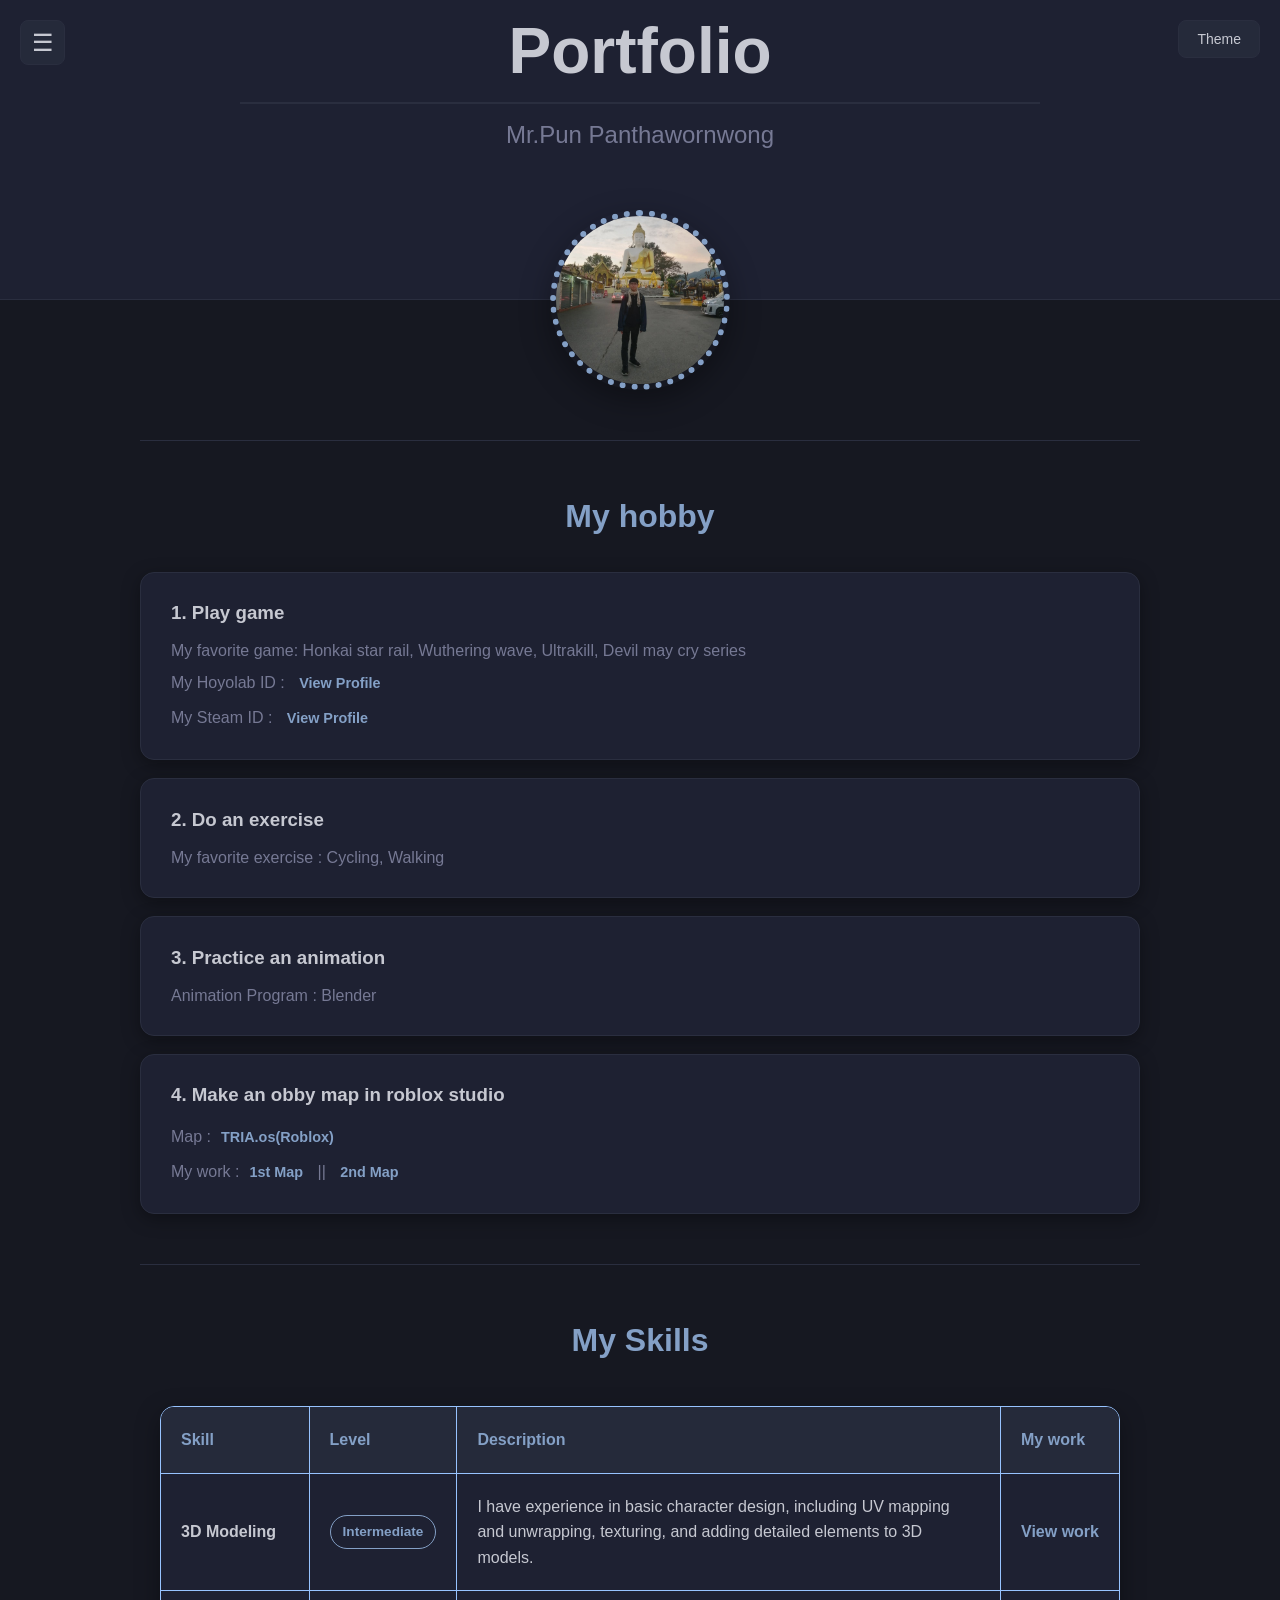
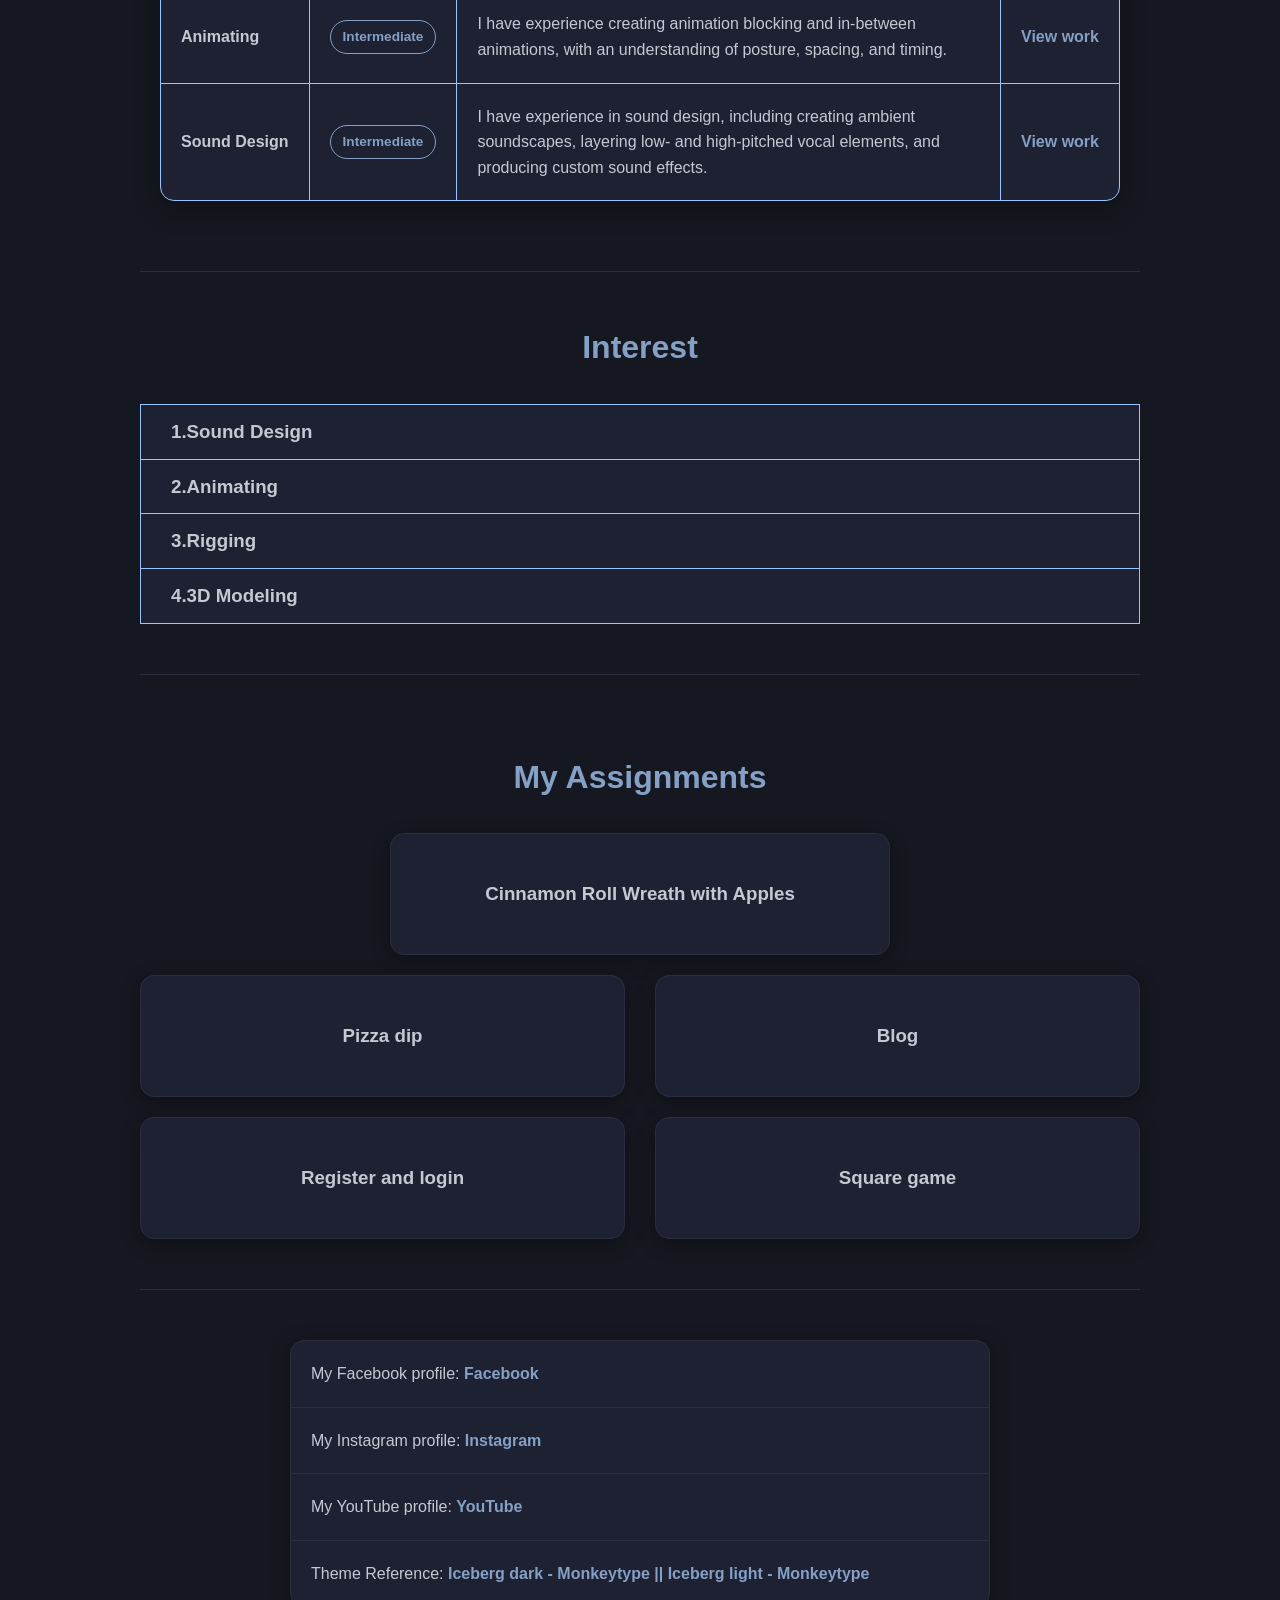
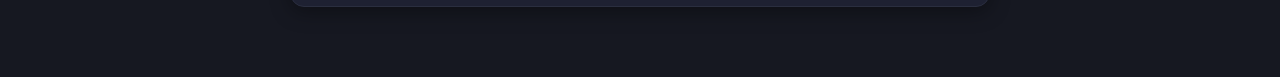
<file: index.html>
<!DOCTYPE html>

<html lang="en">

<head>
    <meta charset="UTF-8">
    <meta name="description" content="Free Web tutorials">
    <meta name="keywords" content="HTML, CSS, JavaScript">
    <meta name="author" content="John Doe">
    <meta name="viewport" content="width=device-width, initial-scale=1.0">
    <link rel="stylesheet" type="text/css" media="screen" href="main.css">


    <title>Document</title>


</head>

<body>

    <!-- Heading -->
    <div class="header">
        <div class="theme-menu">
            <button class="theme-button">Theme</button>

            <div class="theme-options">
                <button id="dark">Dark</button>
                <button id="light">Light</button>
            </div>
        </div>
        <h1>Portfolio</h1>
        <hr id="inbetween_Port">
        <h2>Mr.Pun Panthawornwong</h2>
    </div>


    <!-- Navigation -->
    <div class="navigation">
        <button id="menu-button">☰</button>

        <aside id="sidebar">
            <button id="close-sidebar">×</button>

            <h2>Navigation</h2>

            <nav>
                <a href="#Hobby">My Hobby</a>
                <a href="#Skills">My Skills</a>
                <a href="#Interest">Interest</a>
                <a href="#Social">Social Media</a>
            </nav>
        </aside>
    </div>



    <!-- Image -->
    <img id="img_id" src="Image/Meme.jpg" alt="Hello kitty">

    <!-- Horizontal rule -->
    <hr>

    <!-- Hobbies -->
    <article id="Hobby">
        <h2>My hobby</h2>

        <section>
            <h3>1. Play game</h3>
            <p>My favorite game: Honkai star rail, Wuthering wave, Ultrakill, Devil may cry series </p>
            <p>My Hoyolab ID : <a href="https://www.hoyolab.com/accountCenter/postList?id=291748372"> View Profile</a>
            </p>
            <p>My Steam ID : <a href="https://steamcommunity.com/id/THE_MODIFIED/"> View Profile</a></p>
        </section>

        <section>
            <h3>2. Do an exercise</h3>
            <p>My favorite exercise : Cycling, Walking</p>
        </section>

        <section>
            <h3>3. Practice an animation</h3>
            <p>Animation Program : Blender</p>
        </section>

        <section>
            <h3>4. Make an obby map in roblox studio</h3>
            <p>Map :<a href="https://www.roblox.com/games/6311279644/TRIA-os-Escape">TRIA.os(Roblox)</a></p>
            <p>My work :<a href="https://www.youtube.com/watch?v=4NQAuHBdXFc">1st Map</a> || <a
                    href="https://www.youtube.com/watch?v=dXTU3TJdtWU">2nd Map</a></p>


        </section>
    </article>

    <hr>

    <!-- Skills -->
    <article class="skill" id="Skills">
        <h2>My Skills</h2>
        <table class="Table_list">
            <thead>
                <tr class="Head_table">
                    <th>Skill</th>
                    <th>Level</th>
                    <th>Description</th>
                    <th>My work</th>
                </tr>
            </thead>

            <tbody>
                <tr>
                    <td>3D Modeling</td>
                    <td>
                        <span class="skill-level intermediate">Intermediate</span>
                    </td>
                    <td>
                        I have experience in basic character design, including UV mapping and unwrapping, texturing, and
                        adding detailed elements to 3D models.
                    </td>
                    <td>
                        <a href="Project.html" class="view-work">View work</a>
                    </td>
                </tr>
                <tr>
                    <td>Animating</td>
                    <td>
                        <span class="skill-level intermediate">Intermediate</span>
                    </td>
                    <td>
                        I have experience creating animation blocking and in-between animations, with an understanding
                        of posture, spacing, and timing.

                    </td>
                    <td>
                        <a href="https://youtu.be/rzbad_zLiEE?si=m7_7EreJZFTa5ehU">View work</a>
                    </td>
                </tr>

                <tr>
                    <td>Sound Design</td>
                    <td>
                        <span class="skill-level intermediate">Intermediate</span>
                    </td>
                    <td>
                        I have experience in sound design, including creating ambient soundscapes, layering low- and
                        high-pitched vocal elements, and producing custom sound effects.
                    </td>
                    <td>
                        <a href="https://youtu.be/fkoz-SZ9Dko">View work</a>
                    </td>
                </tr>
            </tbody>
        </table>
    </article>

    <hr>

    <!-- Interests -->
    <article id="Interest">
        <h2>Interest</h2>

        <section>
            <h3>1.Sound Design</h3>
        </section>
        <section>
            <h3>2.Animating</h3>
        </section>
        <section>
            <h3>3.Rigging</h3>
        </section>
        <section>
            <h3>4.3D Modeling</h3>
        </section>


    </article>
    <hr>

    <article id="Assignment">
    <h2>My Assignments</h2>

    <section>
        <a href="Cinnamon/recipe.html" class="assignment-link">
            <h3>Cinnamon Roll Wreath with Apples</h3>
        </a>
    </section>

    <section>
        <a href="Pizza/recipe.html" class="assignment-link">
            <h3>Pizza dip</h3>
        </a>
    </section>

    <section>
        <a href="Blog/assignment5/index.html" class="assignment-link">
            <h3>Blog</h3>
        </a>
    </section>

    <section>
        <a href="Register/register.html" class="assignment-link">
            <h3>Register and login</h3>
        </a>
    </section>

    <section>
        <a href = "Clicking/index.html" class="assignment-link">
            <h3>Square game</h3>
        </a>
    </section>
</article>

    <hr>
    <!-- Social Media -->
    <table class="table_border" id="Social">
        <tr>
            <th>
                My Facebook profile:
                <a href="https://www.facebook.com/payy.phanth.thawr.wngs/?locale=th_TH">
                    Facebook
                </a>
            </th>
        </tr>

        <tr>
            <th>
                My Instagram profile:
                <a href="https://www.instagram.com/mg_pun/">
                    Instagram
                </a>
            </th>
        </tr>

        <tr>
            <th>
                My YouTube profile:
                <a href="https://www.youtube.com/@THE_MODIFIED">
                    YouTube
                </a>
            </th>
            
        </tr>

  

        <tr>
            <th>
                Theme Reference:
                <a href = "#">
                 Iceberg dark - Monkeytype || Iceberg light - Monkeytype
                </a>
            </th>
            
        </tr>

    </table>

    <script src="main.js"></script>

</body>

</html>
</file>
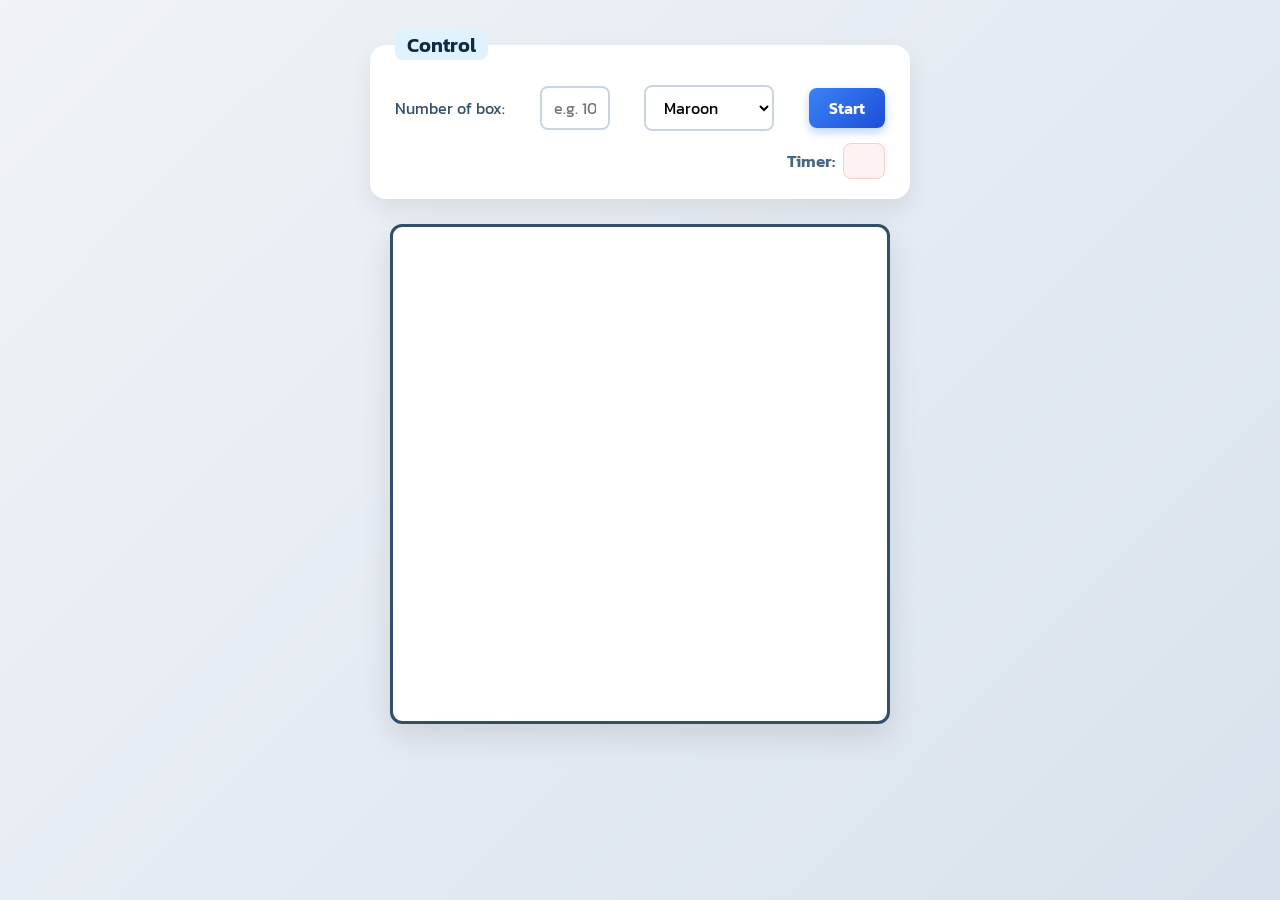
<file: Clicking/index.html>
<!DOCTYPE html>
<html lang="en">
	<head>
		<meta charset="UTF-8">
		<meta name="viewport" content="width=device-width, initial-scale=1.0">
		<title>Square game</title>
		<script type="text/javascript" src="game.js"></script>
		<link rel="stylesheet" type="text/css" href="game.css">
	</head>
	<body>
		<!-- these codes were adapted from https://courses.cs.washington.edu/courses/cse154/17sp/lecture/more-dom/code/squares.html  -->

		<fieldset>
			<legend>Control</legend>
			<label for="numbox">Number of box: </label>
			<input type="text" name="numbox" id="numbox" placeholder="e.g. 10">
			<select name="color" id="color">
				<option value="maroon">Maroon</option>
				<option value="lightgreen">Lightgreen</option>
				<option value="magenta">Magenta</option>
			</select>
			<button id="start">Start</button>
			<div id="timerClock"> Timer:
				<div id="clock"></div>
			</div>
		</fieldset>

		<div id="container">
			<div id="layer"></div>
		</div>
	
	</body>
</html>
</file>
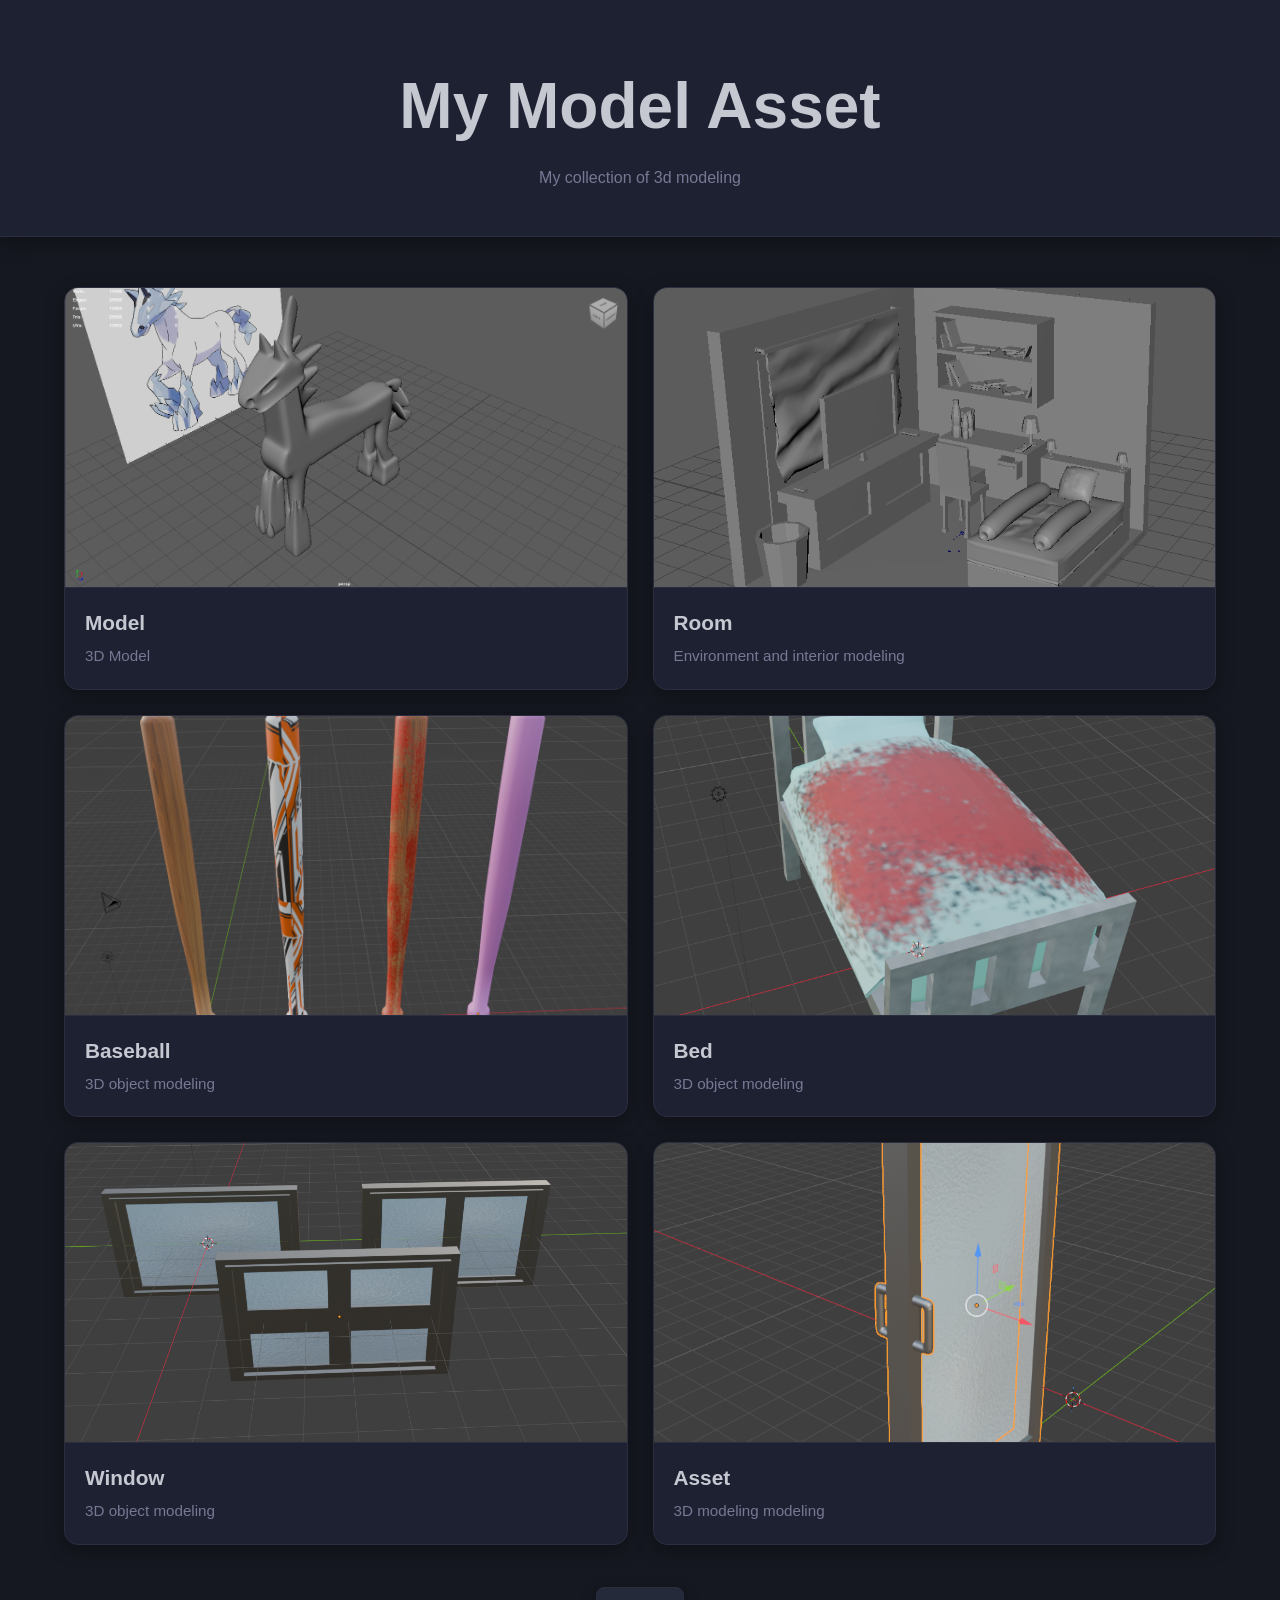
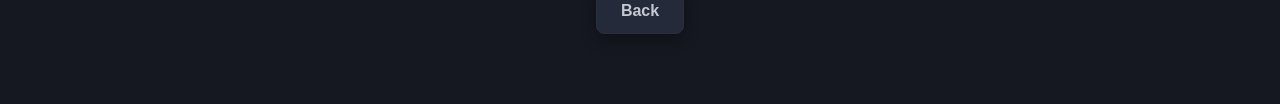
<file: Project.html>
<!DOCTYPE html>
<html lang="en">

<head>
    <meta charset="UTF-8">
    <meta name="viewport" content="width=device-width, initial-scale=1.0">

    <link rel="stylesheet" href="main.css">
    
    <title>My Model Asset</title>

</head>

<body>

    <header class="model-header">
        <h1>My Model Asset</h1>
        <p>My collection of 3d modeling</p>
    </header>

    <main class="model-container">

        <section class="model-card">
            <img src="Image/Model.png" alt="3D Model">
            <h2>Model</h2>
            <p>3D Model</p>
        </section>

        <section class="model-card">
            <img src="Image/Room real part 2.png" alt="Room model">
            <h2>Room</h2>
            <p>Environment and interior modeling</p>
        </section>

        <section class="model-card">
            <img src="Image/Baseball.png" alt="Baseball model">
            <h2>Baseball</h2>
            <p>3D object modeling</p>
        </section>

        <section class="model-card">
            <img src="Image/Bed.png" alt="Bed model">
            <h2>Bed</h2>
            <p>3D object modeling</p>
        </section>

        <section class="model-card">
            <img src="Image/window.png" alt="Window model">
            <h2>Window</h2>
            <p>3D object modeling</p>
        </section>

        <section class="model-card">
            <img src="Image/image.png" alt="3D model">
            <h2>Asset</h2>
            <p>3D modeling modeling</p>
        </section>
        <h1 id="Back_Button"><a href="index.html">Back</a></h1>
    </main>
    <script src="Model.js"></script>
</body>

</html>
</file>
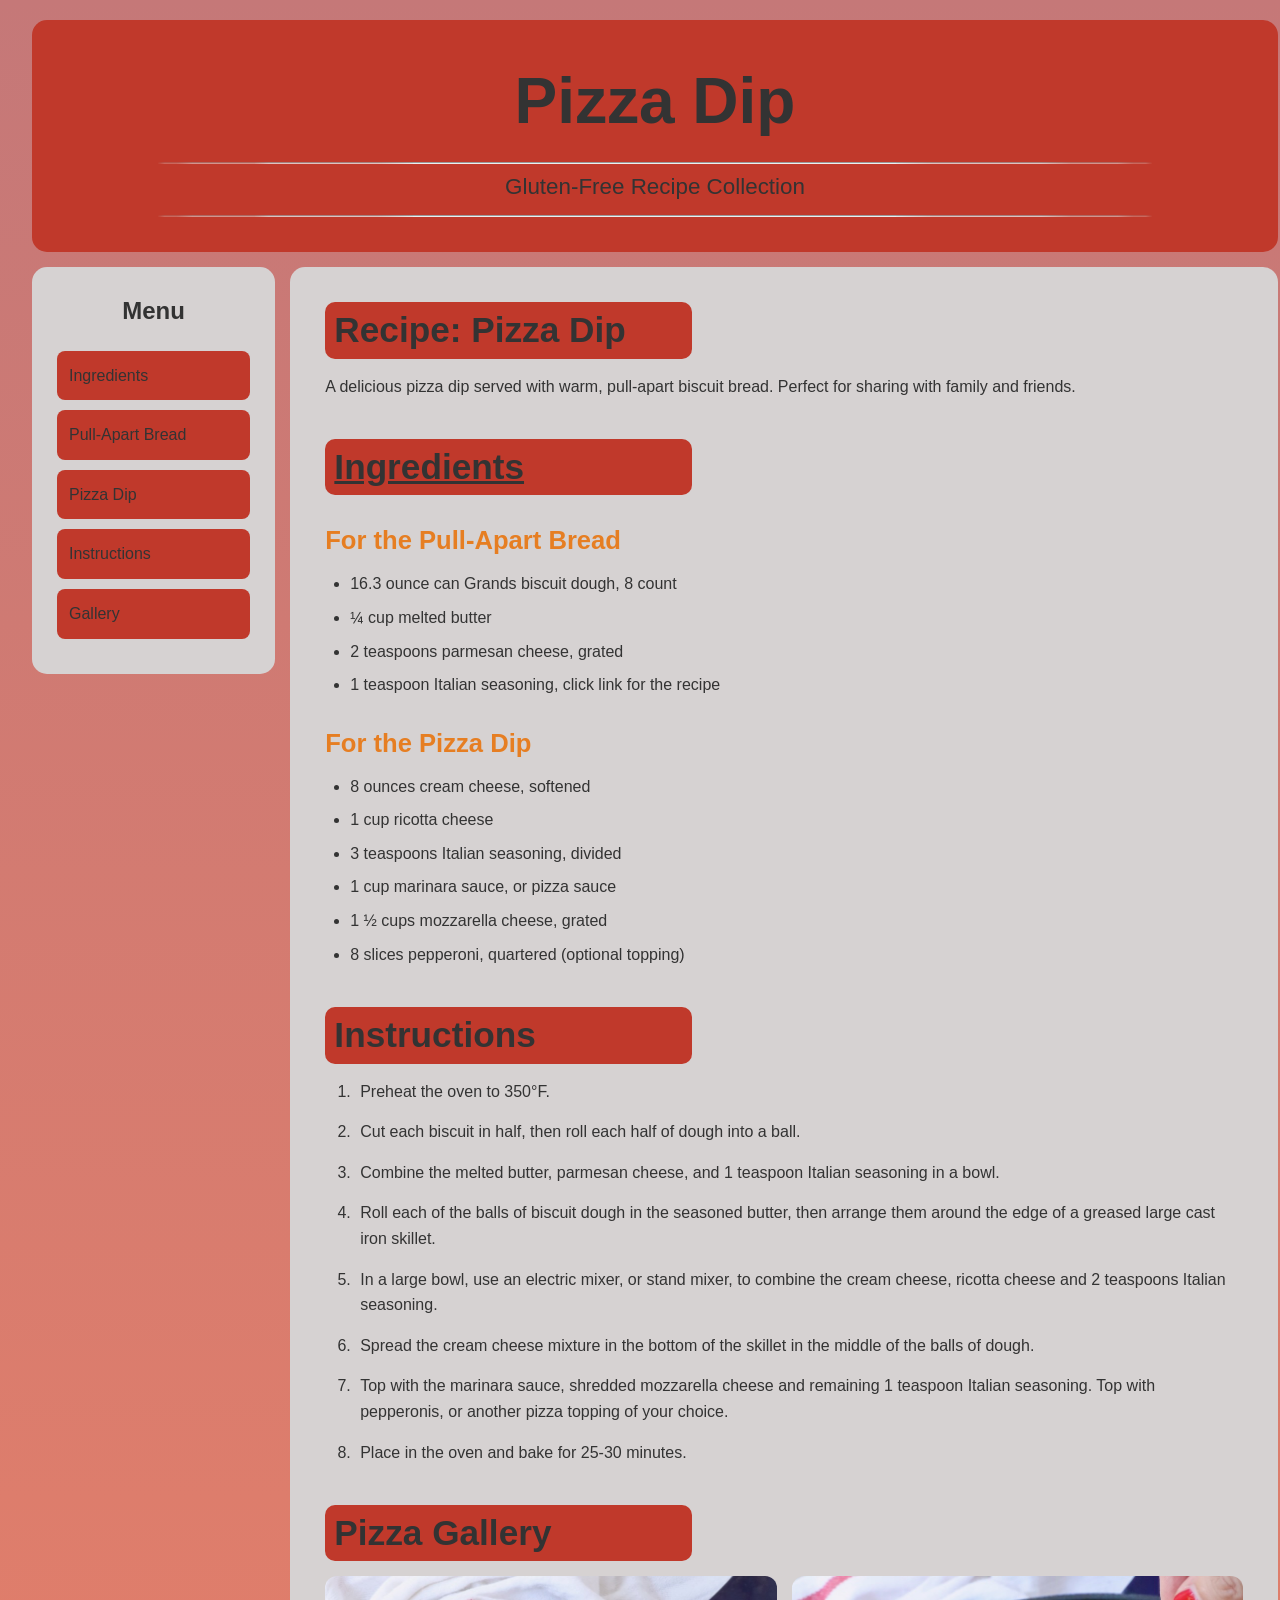
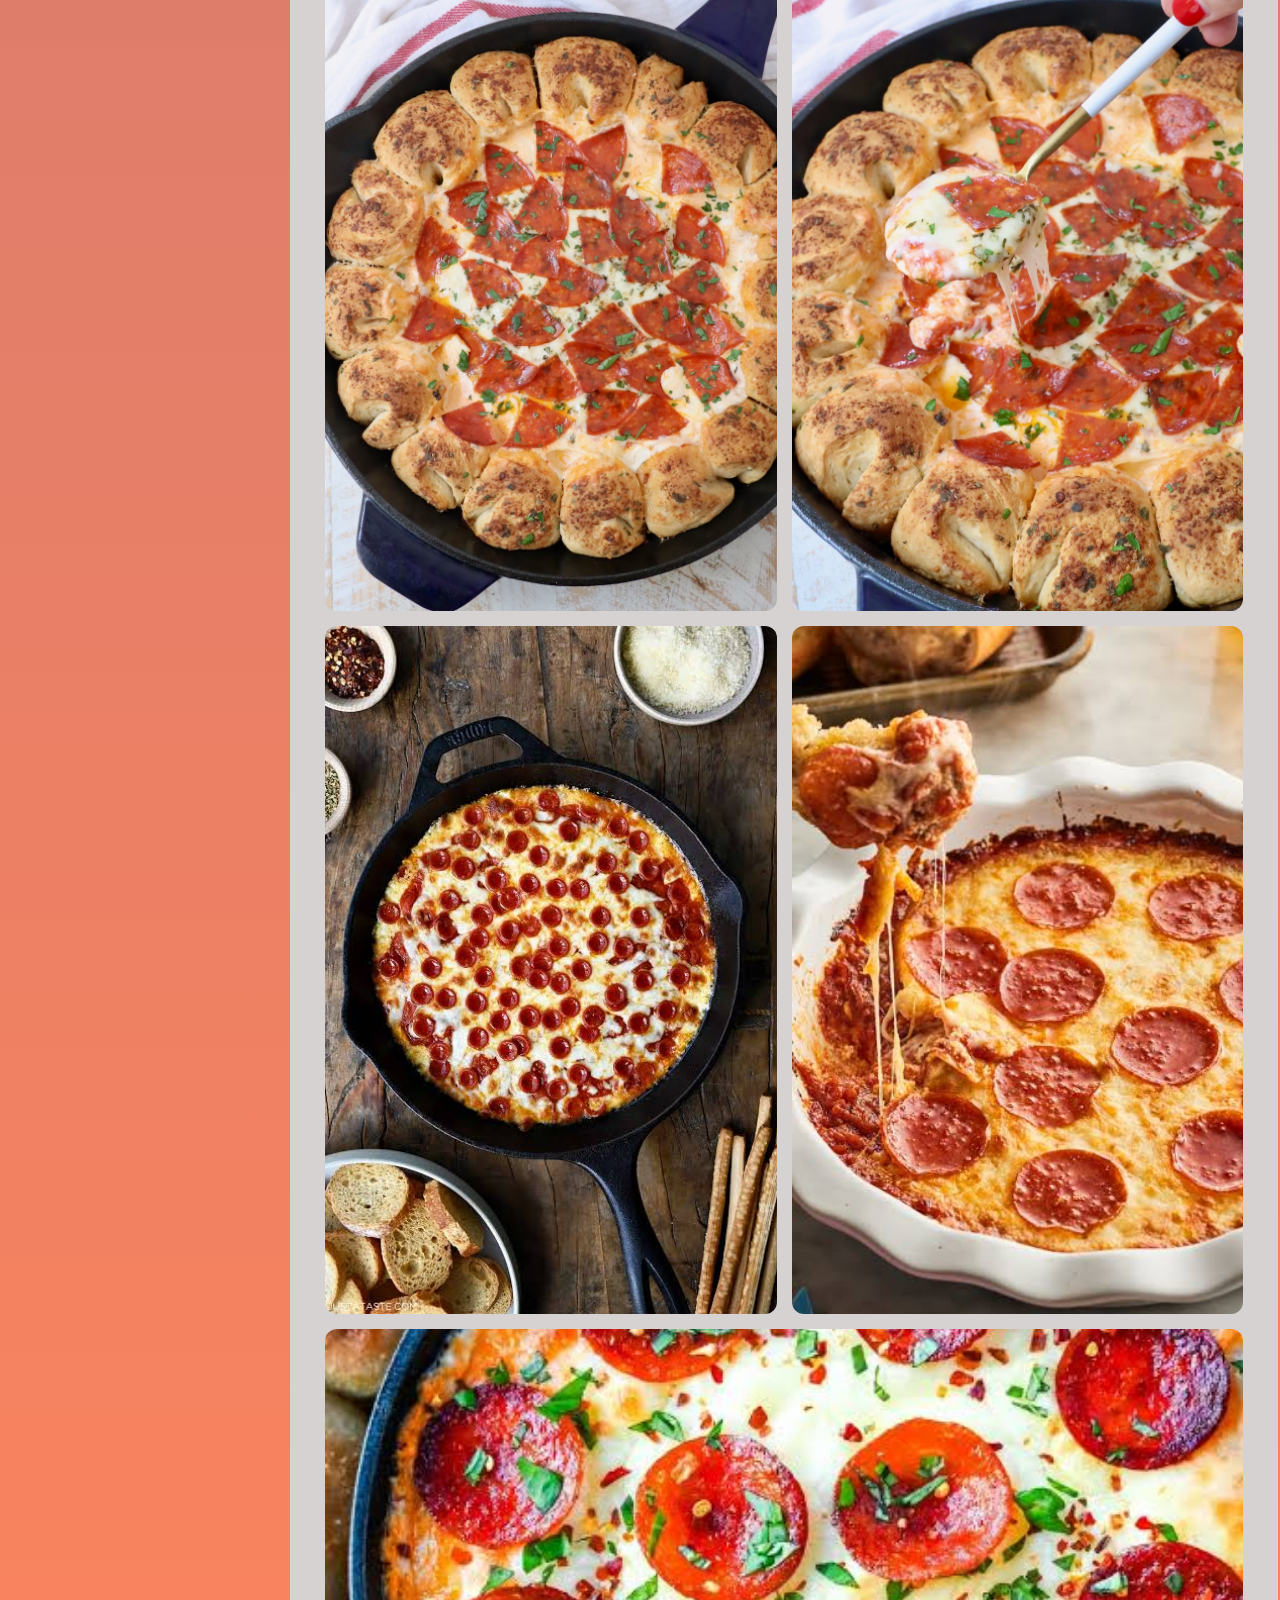
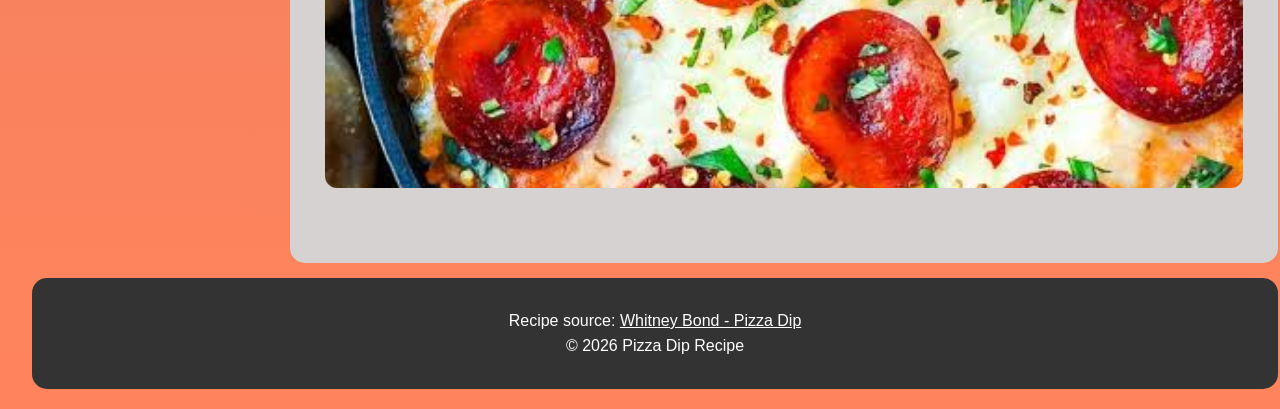
<file: Cinnamon/recipe.html>
<!DOCTYPE html>
<html lang="en">

<head>
    <meta charset="utf-8">
    <meta http-equiv="X-UA-Compatible" content="IE=edge">

    <title>Pizza Dip Recipe</title>

    <meta name="viewport" content="width=device-width, initial-scale=1">

    <link rel="stylesheet" type="text/css" href="main.css">
</head>

<body>

    <div class="grid-container">

        <!-- ================= HEADER ================= -->
        <header id="header">
            <div class="header-content">
                <h1>Pizza Dip</h1>
                <hr>
                <p>Gluten-Free Recipe Collection</p>
                <hr>
            </div>
        </header>


        <!-- ================= MENU ================= -->
        <nav id="menu">

            <h2>Menu</h2>

            <ul>
                <li><a href="#ingredients">Ingredients</a></li>
                <li><a href="#bread">Pull-Apart Bread</a></li>
                <li><a href="#dip">Pizza Dip</a></li>
                <li><a href="#instructions">Instructions</a></li>
                <li><a href="#gallery">Gallery</a></li>
            </ul>

        </nav>


        <!-- ================= MAIN ================= -->
        <main id="main">

            <section class="recipe-introduction">

                <h2>Recipe: Pizza Dip</h2>

                <p>
                    A delicious pizza dip served with warm,
                    pull-apart biscuit bread. Perfect for sharing
                    with family and friends.
                </p>

            </section>


            <!-- ============== INGREDIENTS ============== -->

            <section id="ingredients">

                <h2>Ingredients</h2>


                <div id="bread">

                    <h3>For the Pull-Apart Bread</h3>

                    <ul>
                        <li>16.3 ounce can Grands biscuit dough, 8 count</li>
                        <li>¼ cup melted butter</li>
                        <li>2 teaspoons parmesan cheese, grated</li>
                        <li>
                            1 teaspoon Italian seasoning,
                            click link for the recipe
                        </li>
                    </ul>

                </div>


                <div id="dip">

                    <h3>For the Pizza Dip</h3>

                    <ul>
                        <li>8 ounces cream cheese, softened</li>
                        <li>1 cup ricotta cheese</li>
                        <li>3 teaspoons Italian seasoning, divided</li>
                        <li>1 cup marinara sauce, or pizza sauce</li>
                        <li>1 ½ cups mozzarella cheese, grated</li>
                        <li>
                            8 slices pepperoni, quartered
                            (optional topping)
                        </li>
                    </ul>

                </div>

            </section>


            <!-- ============== INSTRUCTIONS ============== -->

            <section id="instructions">

                <h2>Instructions</h2>

                <ol>

                    <li>
                        Preheat the oven to 350°F.
                    </li>

                    <li>
                        Cut each biscuit in half, then roll each
                        half of dough into a ball.
                    </li>

                    <li>
                        Combine the melted butter, parmesan cheese,
                        and 1 teaspoon Italian seasoning in a bowl.
                    </li>

                    <li>
                        Roll each of the balls of biscuit dough
                        in the seasoned butter, then arrange them
                        around the edge of a greased large cast
                        iron skillet.
                    </li>

                    <li>
                        In a large bowl, use an electric mixer,
                        or stand mixer, to combine the cream cheese,
                        ricotta cheese and 2 teaspoons Italian seasoning.
                    </li>

                    <li>
                        Spread the cream cheese mixture in the bottom
                        of the skillet in the middle of the balls
                        of dough.
                    </li>

                    <li>
                        Top with the marinara sauce, shredded mozzarella
                        cheese and remaining 1 teaspoon Italian seasoning.
                        Top with pepperonis, or another pizza topping
                        of your choice.
                    </li>

                    <li>
                        Place in the oven and bake for 25-30 minutes.
                    </li>

                </ol>

            </section>


            <!-- ============== IMAGE GALLERY ============== -->

            <section id="gallery">

                <h2>Pizza Gallery</h2>

                <div class="image-grid">

                    <!-- Replace these blank image paths with your own images -->

                    <div class="image-box">
                        <img src="pic/pizza-dip-8.jpeg" alt="Pizza Dip image 1">
                    </div>

                    <div class="image-box">
                        <img src="pic/pizza-dip-9.jpeg" alt="Pizza Dip image 2">
                    </div>

                    <div class="image-box">
                        <img src="pic/pizzadip2.jpg" alt="Pizza Dip image 3">
                    </div>

                    <div class="image-box">
                        <img src="pic/pizzadip1.jpg" alt="Pizza Dip image 4">
                    </div>

                    <div class="image-box">
                        <img src="pic/pizzadip3.jpg" alt="Pizza Dip image 5">
                    </div>

                </div>

            </section>

        </main>


        <!-- ================= FOOTER ================= -->

        <footer id="footer">

            <p>
                Recipe source:
                <a href="https://whitneybond.com/pizza-dip/" target="_blank">
                    Whitney Bond - Pizza Dip
                </a>
            </p>

            <p>
                © 2026 Pizza Dip Recipe
            </p>

        </footer>

    </div>

</body>

</html>


<!-- <!DOCTYPE html>
<html>
<head>
	<meta charset='utf-8'>
	<meta http-equiv='X-UA-Compatible' content='IE=edge'>
	<title>Gluten Free General Tso’s Chicken</title>
	<meta name='viewport' content='width=device-width, initial-scale=1'>
	<link rel='stylesheet' type='text/css' media='screen' href='main.css'>
</head>
<body>
	<div class="grid-container">
        <div id="header">1</div>
        <div id="main1">2</div>
        <div id="main2">3</div>
        <div id="right">4</div>
        <div id="footer">5</div>
	</div>
	Recipe: Pizza Dip
	<br>
	Ingredients
	- FOR THE PULL-APART BREAD

16.3 ounce can Grands biscuit dough, 8 count
¼ cup melted butter
2 teaspoons parmesan cheese, grated
1 teaspoon Italian seasoning, click link for the recipe

- FOR THE PIZZA DIP

8 ounces cream cheese, softened
1 cup ricotta cheese
3 teaspoons Italian seasoning, divided
1 cup marinara sauce, or pizza sauce
1 ½ cups mozzarella cheese, grated
8 slices pepperoni, quartered (optional topping)	
<br>
Instructions

- Preheat the oven to 350°F.
- Cut each biscuit in half, then roll each half of dough into a ball.
- Combine the melted butter, parmesan cheese, and 1 teaspoon Italian seasoning in a bowl.
- Roll each of the balls of biscuit dough in the seasoned butter, then arrange them around the edge of a greased large cast iron skillet.
- In a large bowl, use an electric mixer, or stand mixer, to combine the cream cheese, ricotta cheese and 2 teaspoons Italian seasoning.
- Spread the cream cheese mixture in the bottom of the skillet in the middle of the balls of dough.
- Top with the marinara sauce, shredded mozzarella cheese and remaining 1 teaspoon Italian seasoning. Top with pepperonis, or another pizza topping of your choice.
- Place in the oven and bake for 25-30 minutes.
	<br>
	source: https://whitneybond.com/pizza-dip/
	
</body>
</html> -->
</file>
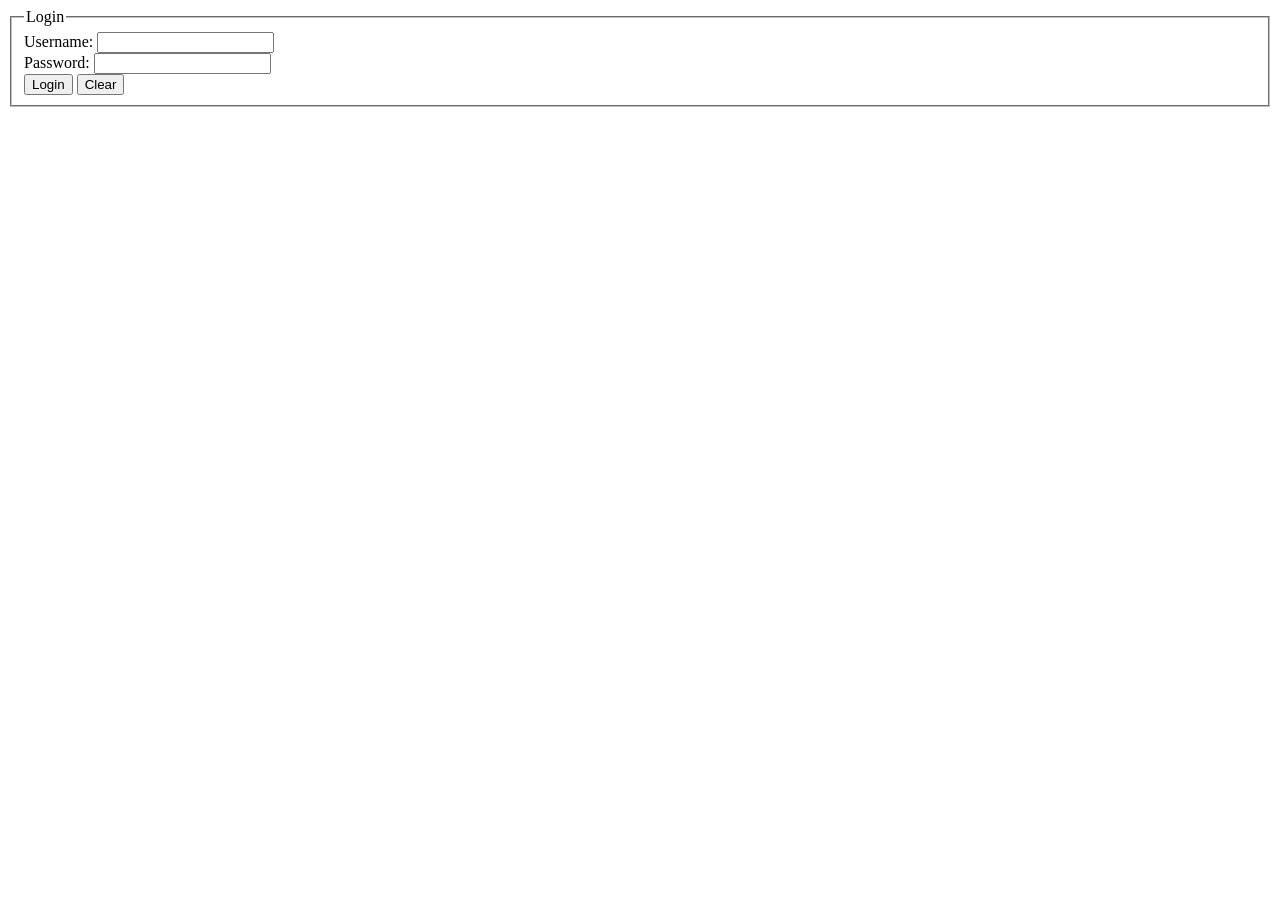
<file: Register/login.html>
<!DOCTYPE html>
<html>
	<head>
		<meta charset="UTF-8">
		<title>Login</title>
		<script type="text/javascript" src="login.js"></script>
	</head>
	<body>
		<form name="myLogin" id = "myLogin">
			<fieldset>
				<legend>Login</legend>
				Username: 
				<input type="text" name="username" id="username" required>
				<br>
				Password: 
				<input type="password" name="password" required>
				<br>
				<input type="submit" value="Login" id="loginBtn">
				<input type="reset" value="Clear" id="clearBtn">

			</fieldset>
			

		</form>
		
	</body>
</html>
</file>
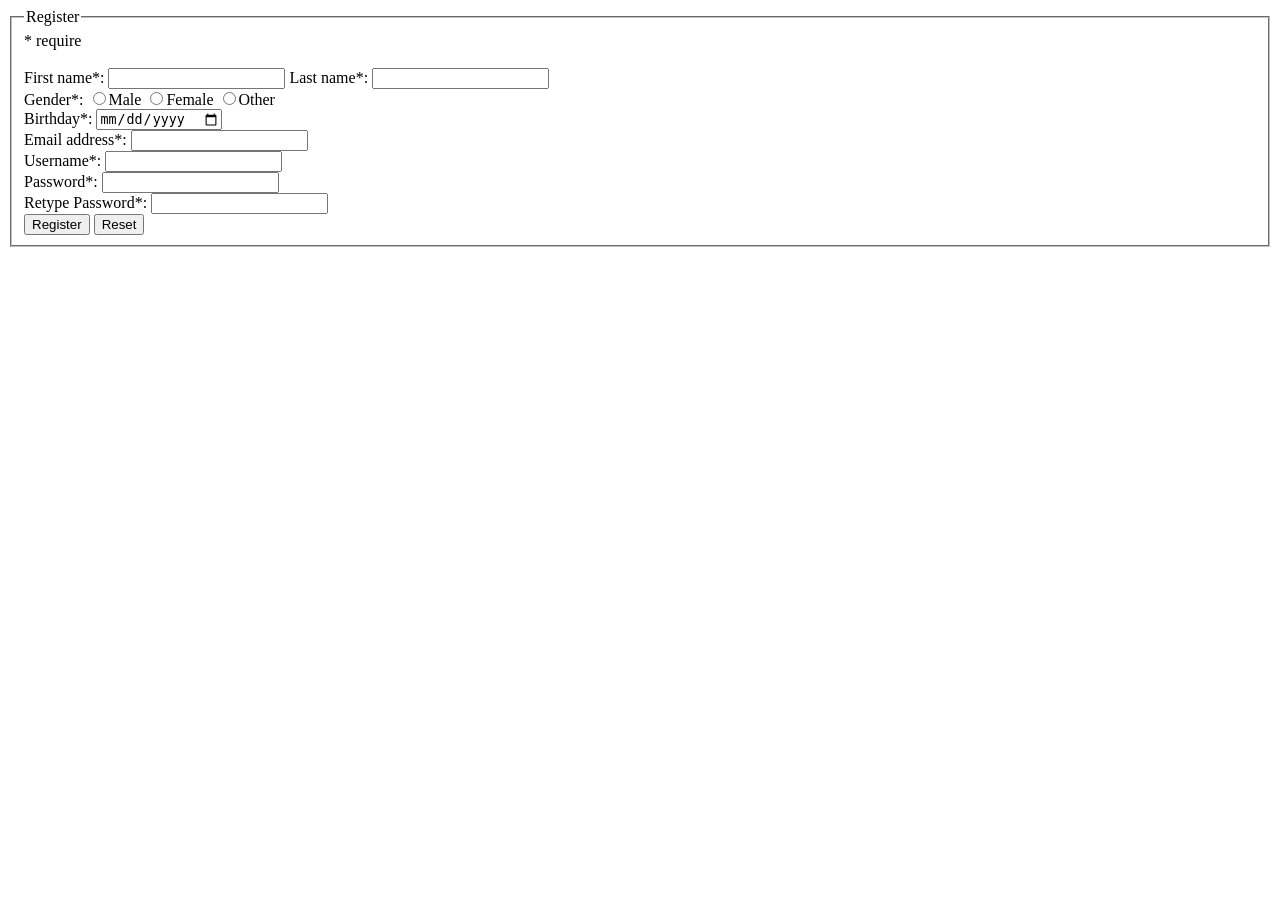
<file: Register/register.html>
<!DOCTYPE html>
<html>
	<head>
		<meta charset="UTF-8">
		<title>Register</title>
		<script type="text/javascript" src="register.js"></script>
	</head>
	<body>
		<form name="myRegister" id="myRegister" action="login.html">
			<fieldset>
				<legend>Register</legend>
				<span>* require</span> <br>
				<span id="errormsg"></span> <br>
				First name*: 
				<input type="text" name="firstname" required>
				Last name*: 
				<input type="text" name="lastname" >
				<br>
				Gender*: 
				<input type="radio" name="gender" value="male" >Male
				<input type="radio" name="gender" value="female" >Female
				<input type="radio" name="gender" value="other" >Other
				<br>
				Birthday*: 
				<input type="date" name="bday" value="" >
				<br>
				Email address*: 
				<input type="email" name="email" >
				<br>
				Username*: 
				<input type="text" name="username" >
				<br>
				Password*: 
				<input type="password" name="password" required>
				<br>
				Retype Password*: 
				<input type="password" name="password" required>
				<br>
				<input type="submit" value="Register" id="registerBtn">
				<input type="reset" value="Reset" id="resetBtn">
			</fieldset>
		</form>

		
	</body>
</html>
</file>
<file: main.css>
/* =================================
   Global
================================= */

* {
    box-sizing: border-box;
}

html {
    scroll-behavior: smooth;
}

body {
    margin: 0;
    padding: 0;

    font-family: Arial, Helvetica, sans-serif;
    line-height: 1.6;

    background: var(--background);
    color: var(--text);

    transition:
        background-color 0.3s ease,
        color 0.3s ease;
}

#inbetween_Port {
    width: 800px;
    margin: 0 auto 12px;
    border: none;
    border-top: 2px solid var(--border);
}


/* =================================
   Theme Variables
================================= */

/* Iceberg Dark[Variants] */

:root {
    --background: #161821;
    --header: #1e2132;
    --card: #1e2132;
    --table_border: #97c3ff;
    --text: #c6c8d1;
    --muted: #767994;

    --accent: #84a0c6;
    --border: #2a2e3f;

    --button: #252a3a;
    --button-hover: #30374b;

    --shadow: rgba(0, 0, 0, 0.35);
}


/* Iceberg Light[Variants] */

body.light-theme {
    --background: #dce6f2;
    --header: #b3cbe7;
    --card: #edf3fa;
    --table_border: #4c6486;
    --text: #1e3555;
    --muted: #405a7a;

    --accent: #5278a8;
    --border: #aebfd3;

    --button: #c5d4e6;
    --button-hover: #b3c7df;

    --shadow: rgba(40, 60, 90, 0.20);
}


/* =================================
   Header / Profile
================================= */

body>div:first-child {
    text-align: center;

    height: 300px;

    padding: 0 20px 35px;

    background: var(--header);
    color: var(--text);

    border-bottom: 1px solid var(--border);

    transition:
        background-color 0.3s ease,
        color 0.3s ease,
        border-color 0.3s ease;
}

body>div:first-child h1 {
    margin: 0;

    font-size: clamp(2rem, 5vw, 7rem);
    font-weight: 700;

    color: var(--text);
}

body>div:first-child h2 {
    margin-top: 8px;

    color: var(--muted);

    font-size: clamp(1rem, 2.5vw, 1.5rem);
    font-weight: 400;
}


/* =================================
   Profile Image
================================= */

#img_id {
    display: block;

    width: 180px;
    height: 180px;

    object-fit: cover;

    margin: -90px auto 45px;

    border-radius: 50%;

    border: 6px dotted var(--accent);

    box-shadow:
        0 10px 30px var(--shadow);

    position: relative;

    transition:
        border-color 0.3s ease,
        box-shadow 0.3s ease;
}


/* =================================
   Horizontal Rules
================================= */

hr {
    width: min(90%, 1000px);

    margin: 50px auto;

    border: none;
    border-top: 1px solid var(--border);

    transition:
        border-color 0.3s ease;
}


/* =================================
   Articles
================================= */

article {
    width: min(90%, 1000px);

    margin: 0 auto;
}

article>h2 {
    text-align: center;

    font-size: 2rem;

    margin-bottom: 30px;

    color: var(--accent);
}


/* =================================
   Portfolio Cards
================================= */

/* article section {
    background: var(--card);

    padding: 25px 30px;

    margin: 18px 0;

    border-radius: 14px;

    border: 1px solid var(--border);

    box-shadow:
        0 5px 18px var(--shadow);

    transition:
        transform 0.25s ease,
        box-shadow 0.25s ease,
        border-color 0.25s ease,
        background-color 0.3s ease;
} */

/* article section:hover {
    transform: translateY(-5px);

    border-color: var(--accent);

    box-shadow:
        0 12px 25px var(--shadow),
        0 0 15px rgba(132, 160, 198, 0.08);
} */


/* =================================
   Hobby 
================================= */

#Hobby section {

    min-height: 120px;

    display: flex;
    flex-direction: column;

    justify-content: center;

    background: var(--card);

    padding: 25px 30px;

    margin: 18px 0;

    border-radius: 14px;

    border: 1px solid var(--border);

    box-shadow:
        0 5px 18px var(--shadow);

    transition:
        transform 0.25s ease,
        box-shadow 0.25s ease,
        border-color 0.25s ease,
        background-color 0.3s ease;
}

#Hobby section h3 {
    margin: 0 0 8px 0;
    text-decoration: none;
}

#Hobby section p {
    margin: 2px 0 0 0;
}

#Hobby section:hover {
    transform: translateY(-5px);

    border-color: var(--accent);

    box-shadow:
        0 12px 25px var(--shadow),
        0 0 15px rgba(132, 160, 198, 0.08);
}

#Hobby section p a {
    display: inline-block;

    margin: 2px 0 0 0;
    padding: 4px 10px;

    color: var(--accent);


    text-decoration: none;
    font-size: 0.9rem;
    font-weight: 600;

    transition:
        background-color 0.2s ease,
        color 0.2s ease,
        border-color 0.2s ease,
        transform 0.2s ease;
}

#Hobby section p a:hover {
    text-decoration: underline;
    color: var(--text)
}

/* =================================
   Skills
================================= */

.Table_list {
    width: min(96%, 1300px);
    margin: 40px auto 70px;
    border-collapse: separate;
    border-spacing: 0;
    overflow: hidden;

    background: var(--card);
    color: var(--text);

    border: 1px solid var(--table_border);
    border-radius: 14px;

    box-shadow: 0 8px 25px var(--shadow);

    transition:
        background-color 0.3s ease,
        border-color 0.3s ease,
        box-shadow 0.3s ease;
}

/* Header */
.Table_list .Head_table {
    background: var(--button);
}

.Table_list th {
    padding: 18px 20px;
    text-align: left;


    color: var(--accent);
    font-size: 1rem;
    font-weight: 900;

    border-bottom: 1px solid var(--table_border);
}

/* Normal cells */
.Table_list td {
    padding: 20px;
    vertical-align: middle;

    color: var(--text);
    border-bottom: 1px solid var(--table_border);

    transition:
        background-color 0.2s ease,
        color 0.2s ease;
}

.Table_list th,
.Table_list td {
    padding: 20px;
    border-right: 1px solid var(--table_border);
    border-bottom: 1px solid var(--table_border);


}

.Table_list th:last-child,
.Table_list td:last-child {
    border-right: none;
    white-space: nowrap;

}

.Table_list th:first-child,
.Table_list td:first-child {

    white-space: nowrap;

}

.Table_list tbody tr:last-child td {
    border-bottom: none;

}

/* Row hover */
.Table_list tbody tr {
    transition:
        background-color 0.2s ease,
        transform 0.2s ease;
}

.Table_list tbody tr:hover {
    background: var(--button-hover);
}

/* Skill name */
.Table_list td:first-child {
    font-weight: 700;
    color: var(--text);
}

/* Level badge */
.skill-level {
    display: inline-block;

    padding: 5px 12px;

    border-radius: 20px;

    font-size: 0.85rem;
    font-weight: 600;

    border: 1px solid var(--accent);
    color: var(--accent);

    background: transparent;
}

/* Work link */
.Table_list a {
    color: var(--accent);
    text-decoration: none;
    font-weight: 600;

    transition:
        color 0.2s ease,
        text-decoration 0.2s ease;
}

.Table_list a:hover {
    color: var(--text);
    text-decoration: underline;
}



/* =================================
   Interest
================================= */
#Interest {
    width: min(90%, 1000px);
    margin: 0 auto;
}

#Interest section {
    width: 100%;
    min-height: 45px;

    padding: 12px 30px;
    margin: 0;

    display: flex;
    align-items: center;

    background: var(--card);

    border: none;
    border-left: 1px solid var(--table_border);
    border-right: 1px solid var(--table_border);
    border-bottom: 1px solid var(--table_border);

    border-radius: 0;

    transition:
        background-color 0.2s ease,
        color 0.2s ease;
}

/* Top of the single block */
#Interest section:first-of-type {

    border-top: 1px solid var(--table_border);
}

/* Bottom of the single block */
#Interest section:last-of-type {

    border-bottom: 1px solid var(--table_border);
}

/* Hover */
/* #Interest section:hover {
    background: var(--button-hover);
} */

/* Text */
#Interest section h3 {
    margin: 0;
}

/* =================================
   Text
================================= */

h1,
h2,
h3,
h4 {
    color: var(--text);
}

p {
    margin: 0;

    color: var(--muted);
}


/* =================================
   Social Media
================================= */

.table_border {
    width: min(90%, 700px);

    margin: 50px auto 70px;

    border-collapse: separate;
    border-spacing: 0;

    background: var(--card);

    border: 1px solid var(--border);

    border-radius: 14px;

    overflow: hidden;

    box-shadow:
        0 5px 20px var(--shadow);

    color: var(--text);

    transition:
        background-color 0.3s ease,
        border-color 0.3s ease;
}

.table_border tr {
    transition:
        background-color 0.2s ease;
}

.table_border th {
    padding: 20px;

    text-align: left;

    font-weight: 500;

    color: var(--text);

    border-bottom: 1px solid var(--border);
}

.table_border tr:last-child th {
    border-bottom: none;
}

.table_border a {
    color: var(--accent);

    text-decoration: none;

    font-weight: 600;

    transition:
        color 0.2s ease;
}

.table_border a:hover {
    color: var(--text);

    text-decoration: underline;
}

/* =================================
   Navigation
================================= */

#menu-button {
    position: fixed;
    top: 20px;
    left: 20px;
    z-index: 1001;

    width: 45px;
    height: 45px;


    padding: 0;
    background: var(--button);
    color: var(--text);

    border: 1px solid var(--border);
    border-radius: 8px;

    font-size: 24px;
    cursor: pointer;

    transition:
        background-color 0.2s ease,
        color 0.2s ease,
        border-color 0.2s ease,
        transform 0.2s ease;
}

#menu-button:hover {
    background: var(--button-hover);
    border-color: var(--accent);
    transform: translateY(-2px);
}


/* Sidebar */

#sidebar {
    position: fixed;
    top: 0;
    left: 0;

    width: 280px;
    height: 100vh;

    padding: 80px 25px 30px;

    background: var(--card);
    border-right: 1px solid var(--border);

    box-shadow: 8px 0 25px var(--shadow);

    z-index: 1000;

    transform: translateX(-100%);
    visibility: hidden;

    transition:
        transform 0.3s ease,
        visibility 0.3s ease,
        background-color 0.3s ease,
        border-color 0.3s ease;
}


/* Sidebar opened */

#sidebar.active {
    transform: translateX(0);
    visibility: visible;
}


/* Sidebar title */

#sidebar h2 {
    margin-bottom: 30px;

    color: var(--accent);
    font-size: 1.5rem;
}


/* Navigation links */

#sidebar nav {
    display: flex;
    flex-direction: column;
    gap: 8px;
}

#sidebar nav a {
    display: block;

    padding: 12px 15px;

    color: var(--text);
    text-decoration: none;

    border-radius: 8px;

    transition:
        background-color 0.2s ease,
        color 0.2s ease,
        transform 0.2s ease;
}

#sidebar nav a:hover {
    background: var(--button-hover);
    color: var(--accent);
    transform: translateX(5px);
}


/* Close button */

#close-sidebar {
    position: absolute;
    top: 20px;
    right: 20px;

    width: 35px;
    height: 35px;

    background: transparent;
    color: var(--muted);

    border: none;
    border-radius: 6px;

    font-size: 28px;
    line-height: 1;

    cursor: pointer;

    transition:
        background-color 0.2s ease,
        color 0.2s ease;
}

#close-sidebar:hover {
    background: var(--button-hover);
    color: var(--text);
}

/* =================================
   Theme Menu[For Toggle between theme]
================================= */

.theme-menu {
    position: fixed;

    top: 20px;
    right: 20px;

    z-index: 1000;
}


/* Main Theme Button */

.theme-button {
    padding: 10px 18px;

    background: var(--button);

    color: var(--text);

    border: 1px solid var(--border);

    border-radius: 8px;

    font-size: 14px;

    cursor: pointer;

    transition:
        background-color 0.2s ease,
        color 0.2s ease,
        border-color 0.2s ease,
        transform 0.2s ease;
}

.theme-button:hover {
    background: var(--button-hover);

    color: var(--text);

    border-color: var(--accent);

    transform: translateY(-2px);
}


/* =================================
   Theme Options[Dark and light]
================================= */

.theme-options {
    position: absolute;

    top: calc(100% + 8px);
    right: 0;

    min-width: 120px;

    padding: 6px;

    background: var(--card);

    border: 1px solid var(--border);

    border-radius: 8px;

    box-shadow:
        0 8px 20px var(--shadow);

    opacity: 0;

    visibility: hidden;

    transform: translateY(-5px);

    transition:
        opacity 0.2s ease,
        transform 0.2s ease,
        visibility 0.2s ease;
}


/* Show options when hovering Theme */

.theme-menu:hover .theme-options {
    opacity: 1;

    visibility: visible;

    transform: translateY(0);
}


/* Theme Option Buttons */

.theme-options button {
    display: block;

    width: 100%;

    padding: 9px 12px;

    background: transparent;

    color: var(--text);

    border: none;

    border-radius: 6px;

    text-align: left;

    cursor: pointer;

    transition:
        background-color 0.2s ease,
        color 0.2s ease;
}

.theme-options button:hover {
    background: var(--accent);

    color: #ffffff;
}

/* =================================
   Model Asset Page
================================= */

.model-page {
    width: min(90%, 1200px);
    margin: 0 auto;
    padding: 50px 0 80px;
}

.model-page h1 {
    text-align: center;

    margin: 0 0 20px;

    color: var(--accent);

    font-size: clamp(2rem, 5vw, 4rem);
}

.model-page hr {
    width: 180px;

    margin: 0 auto 50px;

    border: none;
    border-top: 1px solid var(--border);
}


/* =================================
   Model Gallery
================================= */

/* .model-gallery {
    display: grid;

    grid-template-columns: repeat(3, 1fr);

    gap: 25px;
}

.model-gallery img {
    width: 100%;
    height: 280px;

    object-fit: cover;

    background: var(--card);

    border: 1px solid var(--border);
    border-radius: 14px;

    box-shadow: 0 8px 25px var(--shadow);

    transition:
        transform 0.25s ease,
        border-color 0.25s ease,
        box-shadow 0.25s ease;
}

.model-gallery img:hover {
    transform: translateY(-6px);

    border-color: var(--accent);

    box-shadow:
        0 12px 30px var(--shadow);
} */

/* =================================
   Header
================================= */

.model-header {
    text-align: center;

    padding: 55px 20px 45px;

    background: var(--header);

    border-bottom: 1px solid var(--border);

    box-shadow:
        0 5px 20px var(--shadow);

    transition:
        background-color 0.3s ease,
        border-color 0.3s ease;
}

.model-header h1 {
    margin: 0;

    color: var(--text);

    font-size: clamp(2rem, 5vw, 4rem);
    font-weight: 700;
}

.model-header p {
    margin: 8px 0 0;

    color: var(--muted);

    font-size: 1rem;
}


/* =================================
   Model Container
================================= */

.model-container {
    width: min(90%, 1200px);

    margin: 50px auto 70px;

    display: grid;

    grid-template-columns: repeat(2, 1fr);

    gap: 25px;
}


/* =================================
   Model Cards
================================= */

.model-card {
    overflow: hidden;

    background: var(--card);

    border: 1px solid var(--border);

    border-radius: 14px;

    box-shadow:
        0 5px 18px var(--shadow);

    transition:
        transform 0.25s ease,
        box-shadow 0.25s ease,
        border-color 0.25s ease,
        background-color 0.3s ease;
}

.model-card:hover {
    transform: translateY(-6px);

    border-color: var(--accent);

    box-shadow:
        0 12px 25px var(--shadow),
        0 0 15px rgba(132, 160, 198, 0.08);
}


/* =================================
   Model Images
================================= */

.model-card img {
    display: block;

    width: 100%;
    height: 300px;

    object-fit: cover;

    border-bottom: 1px solid var(--border);

    transition:
        transform 0.3s ease,
        border-color 0.3s ease;
}

.model-card:hover img {
    transform: scale(1.03);
}


/* =================================
   Model Information
================================= */

.model-card h2 {
    margin: 18px 20px 5px;

    color: var(--text);

    font-size: 1.3rem;
}

.model-card p {
    margin: 0 20px 20px;

    color: var(--muted);

    font-size: 0.95rem;
}


/* =================================
   Back Button
================================= */

#Back_Button {
    grid-column: 1 / -1;

    margin: 10px 0 0;

    text-align: center;
}

#Back_Button a {
    display: inline-block;

    padding: 10px 24px;

    background: var(--button);
    color: var(--text);

    border: 1px solid var(--border);
    border-radius: 8px;

    text-decoration: none;

    font-size: 1rem;
    font-weight: 600;

    box-shadow:
        0 5px 15px var(--shadow);

    transition:
        background-color 0.2s ease,
        color 0.2s ease,
        border-color 0.2s ease,
        transform 0.2s ease,
        box-shadow 0.2s ease;
}

#Back_Button a:hover {
    background: var(--button-hover);
    color: var(--accent);

    border-color: var(--accent);

    transform: translateY(-3px);

    box-shadow:
        0 8px 20px var(--shadow);
}

#Back_Button a:active {
    transform: translateY(0);
}

/* =================================
   Assignments
================================= */

#Assignment {
    width: min(90%, 1000px);

    margin: 0 auto;

    display: grid;

    grid-template-columns: repeat(2, 1fr);

    gap: 20px 30px;
}


#Assignment > h2 {
    grid-column: 1 / -1;

    text-align: center;

    margin-bottom: 10px;
}

#Assignment section {
    min-height: 120px;

    display: flex;
    align-items: center;
    justify-content: center;

    padding: 0;

    background: var(--card);

    border: 1px solid var(--border);
    border-radius: 14px;

    box-shadow:
        0 5px 18px var(--shadow);

    overflow: hidden;

    transition:
        transform 0.25s ease,
        box-shadow 0.25s ease,
        border-color 0.25s ease,
        background-color 0.3s ease;
}

#Assignment section:nth-of-type(1) {
    grid-column: 1 / -1;
    width: 50%;
    justify-self: center;
}

/* Assignment Link */
#Assignment .assignment-link {
    width: 100%;
    height: 100%;

    min-height: 120px;

    display: flex;
    align-items: center;
    justify-content: center;

    padding: 25px;

    color: var(--text);
    text-decoration: none;

    transition:
        background-color 0.2s ease,
        color 0.2s ease;
}

#Assignment .assignment-link h3 {
    margin: 0;

    color: var(--text);
    text-align: center;
}

#Assignment section:hover {
    transform: translateY(-5px);

    border-color: var(--accent);

    box-shadow:
        0 12px 25px var(--shadow),
        0 0 15px rgba(132, 160, 198, 0.08);
}

#Assignment section:hover .assignment-link {
    background: var(--button-hover);
}

#Assignment section:hover .assignment-link h3 {
    color: var(--accent);
}

/* PC AND TABLET */

@media (max-width: 700px) {

    /* Header */
    body > div:first-child {
        height: auto;
        min-height: 260px;
        padding: 55px 15px 30px;
    }

    body > div:first-child h1 {
        font-size: clamp(2rem, 10vw, 3.5rem);
    }

    body > div:first-child h2 {
        font-size: 1rem;
    }

    #inbetween_Port {
        width: 90%;
        max-width: 500px;
    }

    /* Profile image */
    #img_id {
        width: 140px;
        height: 140px;
        margin: -10px auto 40px;
    }

    /* General article */
    article {
        width: 90%;
    }

    article > h2 {
        font-size: 1.6rem;
    }

    article section {
        padding: 20px;
    }

    /* Theme button */
    .theme-menu {
        top: 12px;
        right: 12px;
    }

    .theme-button {
        padding: 8px 14px;
        font-size: 13px;
    }

    /* Sidebar */
    #menu-button {
        top: 12px;
        left: 12px;
        width: 42px;
        height: 42px;
        font-size: 22px;
    }

    #sidebar {
        width: min(280px, 85vw);
    }


    /* =========================
       Assignment
       ========================= */

    #Assignment {
        width: 90%;
        grid-template-columns: 1fr;
        gap: 18px;
    }

    #Assignment > h2 {
        grid-column: 1;
        margin-bottom: 15px;
    }

    #Assignment section {
        width: 100% !important;
        min-height: 110px;
    }

    #Assignment section:nth-of-type(1) {
        grid-column: auto;
    }

    #Assignment .assignment-link {
        min-height: 110px;
        padding: 20px;
    }

    #Assignment section h3 {
        font-size: 1rem;
    }


    /* =========================
       Skills table
       ========================= */

    .Table_list {
        width: 95%;
        font-size: 0.85rem;
    }

    .Table_list th,
    .Table_list td {
        padding: 12px 10px;
    }

    .Table_list th {
        font-size: 0.8rem;
    }

    .Table_list .skill-level {
        font-size: 0.75rem;
        padding: 4px 8px;
    }


    /* =========================
       Social table
       ========================= */

    .table_border {
        width: 90%;
        font-size: 0.9rem;
    }

    .table_border th {
        padding: 15px;
    }


    /* =========================
       Model page
       ========================= */

    .model-container {
        width: 90%;
        grid-template-columns: 1fr;
        gap: 20px;
    }

    .model-card img {
        height: 250px;
    }

    .model-header {
        padding: 45px 20px 35px;
    }
}


/* For Responsive page(Phone compatibility) */

@media (max-width: 400px) {

    body > div:first-child {
        padding: 55px 10px 25px;
    }

    body > div:first-child h1 {
        font-size: 2rem;
    }

    body > div:first-child h2 {
        font-size: 0.9rem;
    }

    #img_id {
        width: 120px;
        height: 120px;
        margin-top: 0;
        margin-bottom: 35px;
    }

    article {
        width: 92%;
    }

    article > h2 {
        font-size: 1.4rem;
    }

    article section {
        padding: 16px;
    }

    /* Assignment */
    #Assignment {
        width: 92%;
        gap: 15px;
    }

    #Assignment section {
        min-height: 100px;
    }

    #Assignment .assignment-link {
        min-height: 100px;
        padding: 15px;
    }

    #Assignment section h3 {
        font-size: 0.95rem;
    }

    /* Skills table */
    .Table_list {
        width: 98%;
        font-size: 0.75rem;
    }

    .Table_list th,
    .Table_list td {
        padding: 10px 7px;
    }

    .Table_list th {
        font-size: 0.7rem;
    }

    .Table_list .skill-level {
        font-size: 0.7rem;
        padding: 3px 6px;
    }

    /* Social table */
    .table_border {
        width: 92%;
        font-size: 0.8rem;
    }

    .table_border th {
        padding: 12px;
    }

    /* Model page */
    .model-container {
        width: 92%;
        gap: 15px;
    }

    .model-card img {
        height: 220px;
    }

    .model-header {
        padding: 40px 15px 30px;
    }

    .model-header h1 {
        font-size: 2rem;
    }

    .model-header p {
        font-size: 0.85rem;
    }
}
</file>
<file: Clicking/game.css>
/* =============================================================================
   MDT312 Assignment 7: Square Game Styling
   ตกแต่งให้สวยงาม สะอาดตา และ User-Friendly ตามเกณฑ์การให้คะแนน
   ============================================================================= */

@import url('https://fonts.googleapis.com/css2?family=Kanit:wght@300;400;600&display=swap');

* {
    box-sizing: border-box;
    margin: 0;
    padding: 0;
}

body {
    font-family: 'Kanit', sans-serif;
    background: linear-gradient(135deg, #f0f4f8 0%, #d9e2ec 100%);
    min-height: 100vh;
    padding: 30px 15px;
    color: #334e68;
    display: flex;
    flex-direction: column;
    align-items: center;
}

/* Control Panel */
fieldset {
    width: 100%;
    max-width: 540px;
    background: #ffffff;
    border: none;
    border-radius: 16px;
    box-shadow: 0 10px 25px rgba(0, 0, 0, 0.08);
    padding: 20px 25px;
    display: flex;
    flex-wrap: wrap;
    align-items: center;
    justify-content: space-between;
    gap: 12px;
}

legend {
    font-weight: 600;
    font-size: 1.25rem;
    color: #102a43;
    padding: 0 12px;
    background: #e0f2fe;
    border-radius: 8px;
    margin-bottom: 5px;
}

input[type="text"] {
    width: 70px;
    padding: 8px 12px;
    border: 2px solid #cbd5e1;
    border-radius: 8px;
    font-size: 1rem;
    font-family: inherit;
    text-align: center;
    outline: none;
    transition: border-color 0.2s;
}

input[type="text"]:focus {
    border-color: #3b82f6;
}

select {
    padding: 8px 14px;
    border: 2px solid #cbd5e1;
    border-radius: 8px;
    font-size: 1rem;
    font-family: inherit;
    background-color: white;
    cursor: pointer;
    outline: none;
}

button#start {
    padding: 8px 20px;
    background: linear-gradient(135deg, #3b82f6 0%, #1d4ed8 100%);
    color: white;
    border: none;
    border-radius: 8px;
    font-size: 1rem;
    font-weight: 600;
    font-family: inherit;
    cursor: pointer;
    box-shadow: 0 4px 10px rgba(59, 130, 246, 0.35);
    transition: transform 0.15s ease, box-shadow 0.15s ease;
}

button#start:hover {
    transform: translateY(-2px);
    box-shadow: 0 6px 14px rgba(59, 130, 246, 0.45);
}

button#start:active {
    transform: translateY(0);
}

/* Timer Display */
#timerClock {
    display: flex;
    align-items: center;
    gap: 8px;
    font-weight: 600;
    font-size: 1.05rem;
    color: #486581;
    margin-left: auto;
}

#clock {
    display: inline-flex;
    align-items: center;
    justify-content: center;
    min-width: 42px;
    height: 36px;
    background: #fef2f2;
    color: #dc2626;
    font-weight: 700;
    font-size: 1.15rem;
    border-radius: 8px;
    border: 1px solid #fecaca;
    padding: 0 8px;
}

/* Play Area Container */
#container {
    margin-top: 25px;
    display: flex;
    justify-content: center;
    width: 100%;
}

#layer {
    position: relative;
    width: 500px;
    height: 500px;
    background-color: #ffffff;
    border: 3px solid #334e68;
    border-radius: 12px;
    box-shadow: 0 12px 30px rgba(0, 0, 0, 0.1);
    overflow: hidden;
}

/* Square Elements */
.square {
    position: absolute;
    width: 25px;
    height: 25px;
    border: 2px solid rgba(0, 0, 0, 0.4);
    border-radius: 5px;
    cursor: pointer;
    box-shadow: 0 2px 5px rgba(0, 0, 0, 0.2);
    transition: transform 0.1s ease, filter 0.1s ease;
}

.square:hover {
    transform: scale(1.25);
    filter: brightness(1.15);
    z-index: 10;
}

/* Colors */
.maroon {
    background-color: #991b1b;
}

.lightgreen {
    background-color: #22c55e;
}

.magenta {
    background-color: #d946ef;
}
</file>
<file: Cinnamon/main.css>
/* =========================================================
   COLOR SECTION
   =========================================================

   Change these colors to whatever you want.

   --color-background
   --color-header
   --color-menu
   --color-main
   --color-footer
   --color-accent
   --color-text
   --color-card

   ========================================================= */

:root {

	--color-background: linear-gradient(to bottom,
			#c57878,
			#ff845b);
	;
	--color-header: #c0392b;
	--color-menu: #d6d2d2;
	--color-main: #d6d2d2;
	--color-footer: #333333;
	--color-accent: #e67e22;
	--color-text: #333333;
	--color-card: #f7f7f7;

}


/* =========================================================
   BASIC RESET
   ========================================================= */

* {
	box-sizing: border-box;
	margin: 0;
	padding: 0;
}


html {
	scroll-behavior: smooth;

}


body {

	font-family: Arial, Helvetica, sans-serif;

	background: var(--color-background);

	color: var(--color-text);

	line-height: 1.6;

}


/* =========================================================
   GRID CONTAINER
   ========================================================= */

.grid-container {

	width: 95%;

	margin: 20px auto;

	display: grid;

	/*
        Desktop layout:

        Menu = 20%
        Main = 55%
        Images = 25%
    */

	grid-template-columns: 20% 55% 25%;

	grid-template-areas:

		"header header header"

		"menu main main"

		"menu main main"

		"footer footer footer";

	gap: 15px;

}


/* =========================================================
   HEADER
   ========================================================= */

#header {

	grid-area: header;

	min-height: 180px;

	display: flex;

	justify-content: center;

	align-items: center;

	text-align: center;

	background-color: var(--color-header);

	border-radius: 15px;

	padding: 30px;



}


.header-content h1 {

	font-size: clamp(2rem, 5vw, 4rem);

	margin-bottom: 10px;

}

.header-content hr {
	width: min(90vw, 1000px);
    margin: 10px auto 5px;
    border-radius: 100%;
}


.header-content p {

	font-size: clamp(1rem, 2vw, 1.4rem);

}


/* =========================================================
   MENU
   ========================================================= */

#menu {

	grid-area: menu;

	background-color: var(--color-menu);

	border-radius: 15px;

	padding: 25px;

	height: fit-content;

	position: sticky;

	top: 20px;

}


#menu h2 {

	margin-bottom: 20px;

	text-align: center;

}


#menu ul {

	list-style: none;

}


#menu li {

	margin-bottom: 10px;
	background-color: #c0392b;
	border-radius: 8px;


}


#menu a {

	display: block;

	text-decoration: none;

	color: var(--color-text);

	padding: 12px;

	border-radius: 8px;



	transition: 0.2s;

}


#menu a:hover {

	background-color: var(--color-accent);
	filter: drop-shadow(5px 5px 7px Black);
	color: white;

}


/* =========================================================
   MAIN
   ========================================================= */

#main {

	grid-area: main;

	background-color: var(--color-main);

	border-radius: 15px;

	padding: 35px;

}

#main h2 {

	background-color: #c0392b;
	max-width: 40%;
	border-radius: 10px;
	padding-left: 1%;
	
	

}


#main section {

	margin-bottom: 40px;

}


#main h2 {

	font-size: clamp(1.5rem, 3vw, 2.2rem);

	margin-bottom: 15px;

}


#main h3 {

	font-size: clamp(1.2rem, 2.5vw, 1.6rem);

	margin: 25px 0 10px;

	color: var(--color-accent);

}


/* =========================================================
   INGREDIENTS
   ========================================================= */

#ingredients ul {

	padding-left: 25px;

}


#ingredients li {

	margin-bottom: 8px;

}
#ingredients h2 {

	text-decoration: underline;
	background-color: none;


}


/* =========================================================
   INSTRUCTIONS
   ========================================================= */

#instructions ol {

	padding-left: 30px;

}


#instructions li {

	margin-bottom: 15px;

	padding-left: 5px;

}


/* =========================================================
   IMAGE GALLERY
   ========================================================= */

#gallery {

	margin-top: 20px;

}


.image-grid {

	display: grid;

	grid-template-columns: repeat(2, 1fr);

	gap: 15px;

}


.image-box {

	width: 100%;


	background-color: var(--color-card);

	border-radius: 12px;

	overflow: hidden;

}


.image-box img {

	width: 100%;

	height: 100%;

	object-fit: cover;

}


/*
    The 5th image takes the full width
*/

.image-box:nth-child(5) {

	grid-column: 1 / -1;

	aspect-ratio: 2 / 1;

}


/* =========================================================
   FOOTER
   ========================================================= */

#footer {

	grid-area: footer;

	background-color: var(--color-footer);

	color: white;

	text-align: center;

	padding: 30px;

	border-radius: 15px;

}


#footer a {

	color: white;

}


/* =========================================================
   TABLET
   768px - 1024px
   ========================================================= */

@media screen and (max-width: 1024px) {

	.grid-container {

		width: 94%;

		grid-template-columns: 25% 75%;

		grid-template-areas:

			"header header"

			"menu main"

			"footer footer";

	}


	#main {

		padding: 25px;

	}


	#gallery .image-grid {

		grid-template-columns: repeat(2, 1fr);

	}

}


/* =========================================================
   MOBILE
   Below 768px
   ========================================================= */

@media screen and (max-width: 767px) {

	.grid-container {

		width: 94%;

		display: grid;

		grid-template-columns: 100%;

		grid-template-areas:

			"header"

			"menu"

			"main"

			"footer";

		gap: 10px;

	}


	/* Header */

	#header {

		min-height: 140px;

		padding: 20px;

	}


	/* Menu */

	#menu {

		position: static;

		padding: 15px;

	}


	#menu ul {

		display: grid;

		grid-template-columns: repeat(2, 1fr);

		gap: 5px;

	}


	#menu li {

		margin: 0;

	}


	#menu a {

		text-align: center;

		padding: 10px 5px;

	}


	/* Main */

	#main {

		padding: 20px;

	}


	/* Images */

	.image-grid {

		grid-template-columns: 1fr;

	}


	.image-box {

		aspect-ratio: 16 / 9;

	}


	.image-box:nth-child(5) {

		grid-column: auto;

		aspect-ratio: 16 / 9;

	}


	/* Footer */

	#footer {

		padding: 20px;

	}

}

#horizontal {
	width: auto;
}

/* =========================================================
   SMALL MOBILE
   Below 480px
   ========================================================= */

@media screen and (max-width: 480px) {

	.grid-container {

		width: 100%;

		margin: 0;

	}


	#header {

		border-radius: 0;

	}


	#menu {

		border-radius: 0;

	}


	#main {

		border-radius: 0;

		padding: 18px;

	}


	#footer {

		border-radius: 0;

	}


	#menu ul {

		grid-template-columns: 1fr;

	}


	#main h2 {

		font-size: 1.5rem;

	}


	#main h3 {

		font-size: 1.2rem;

	}

}
</file>
